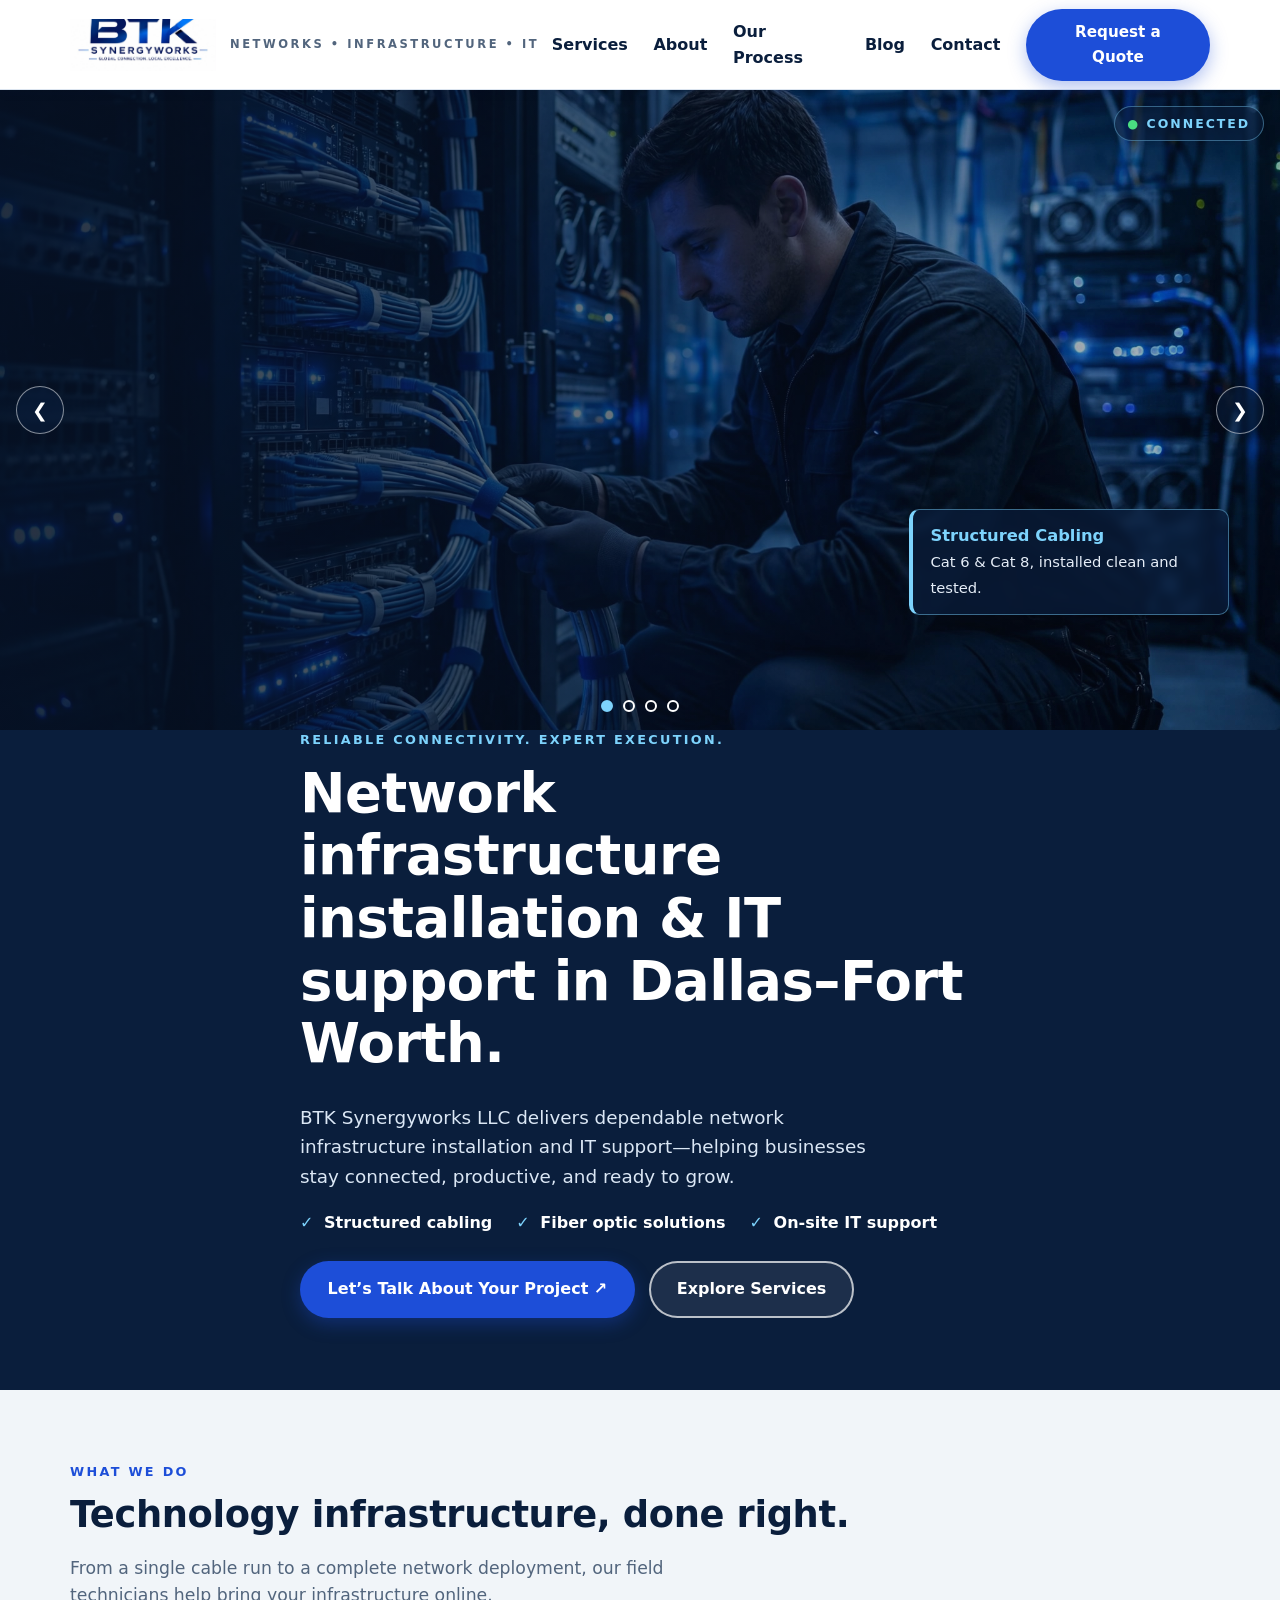
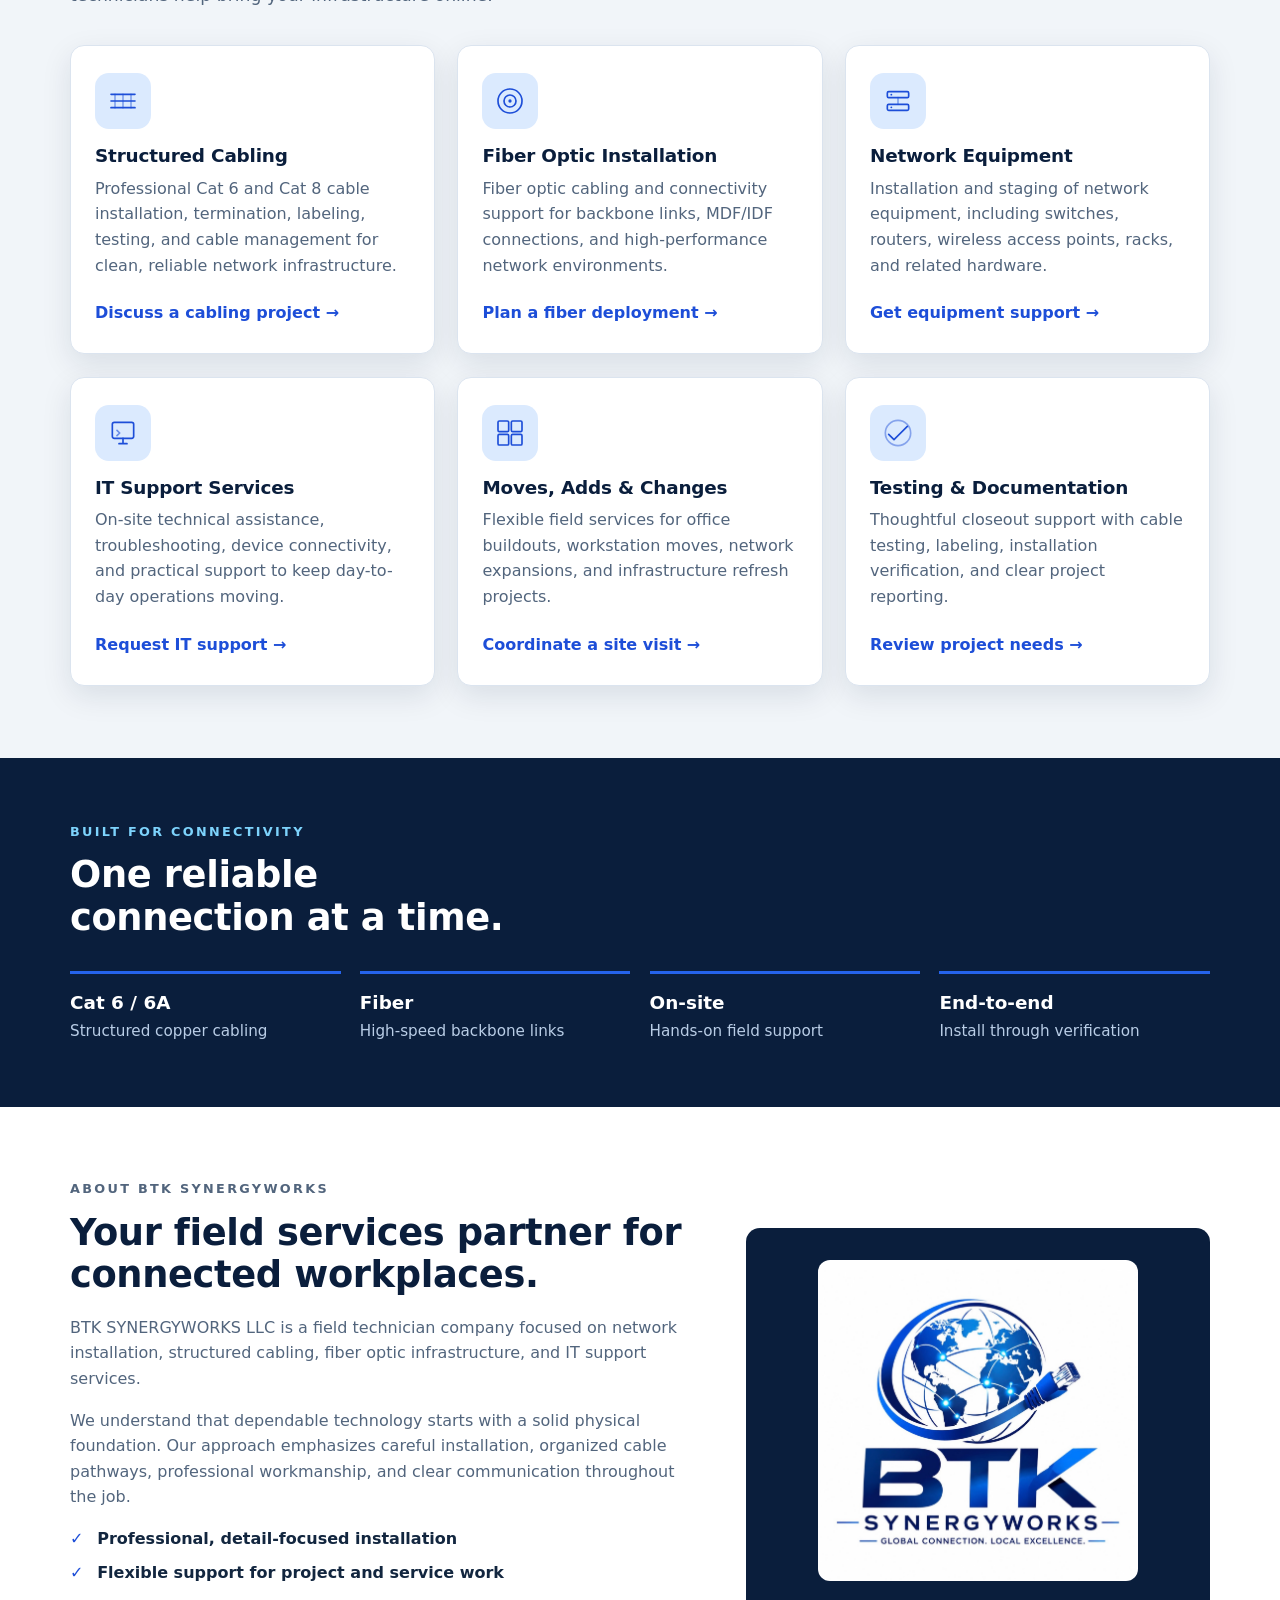
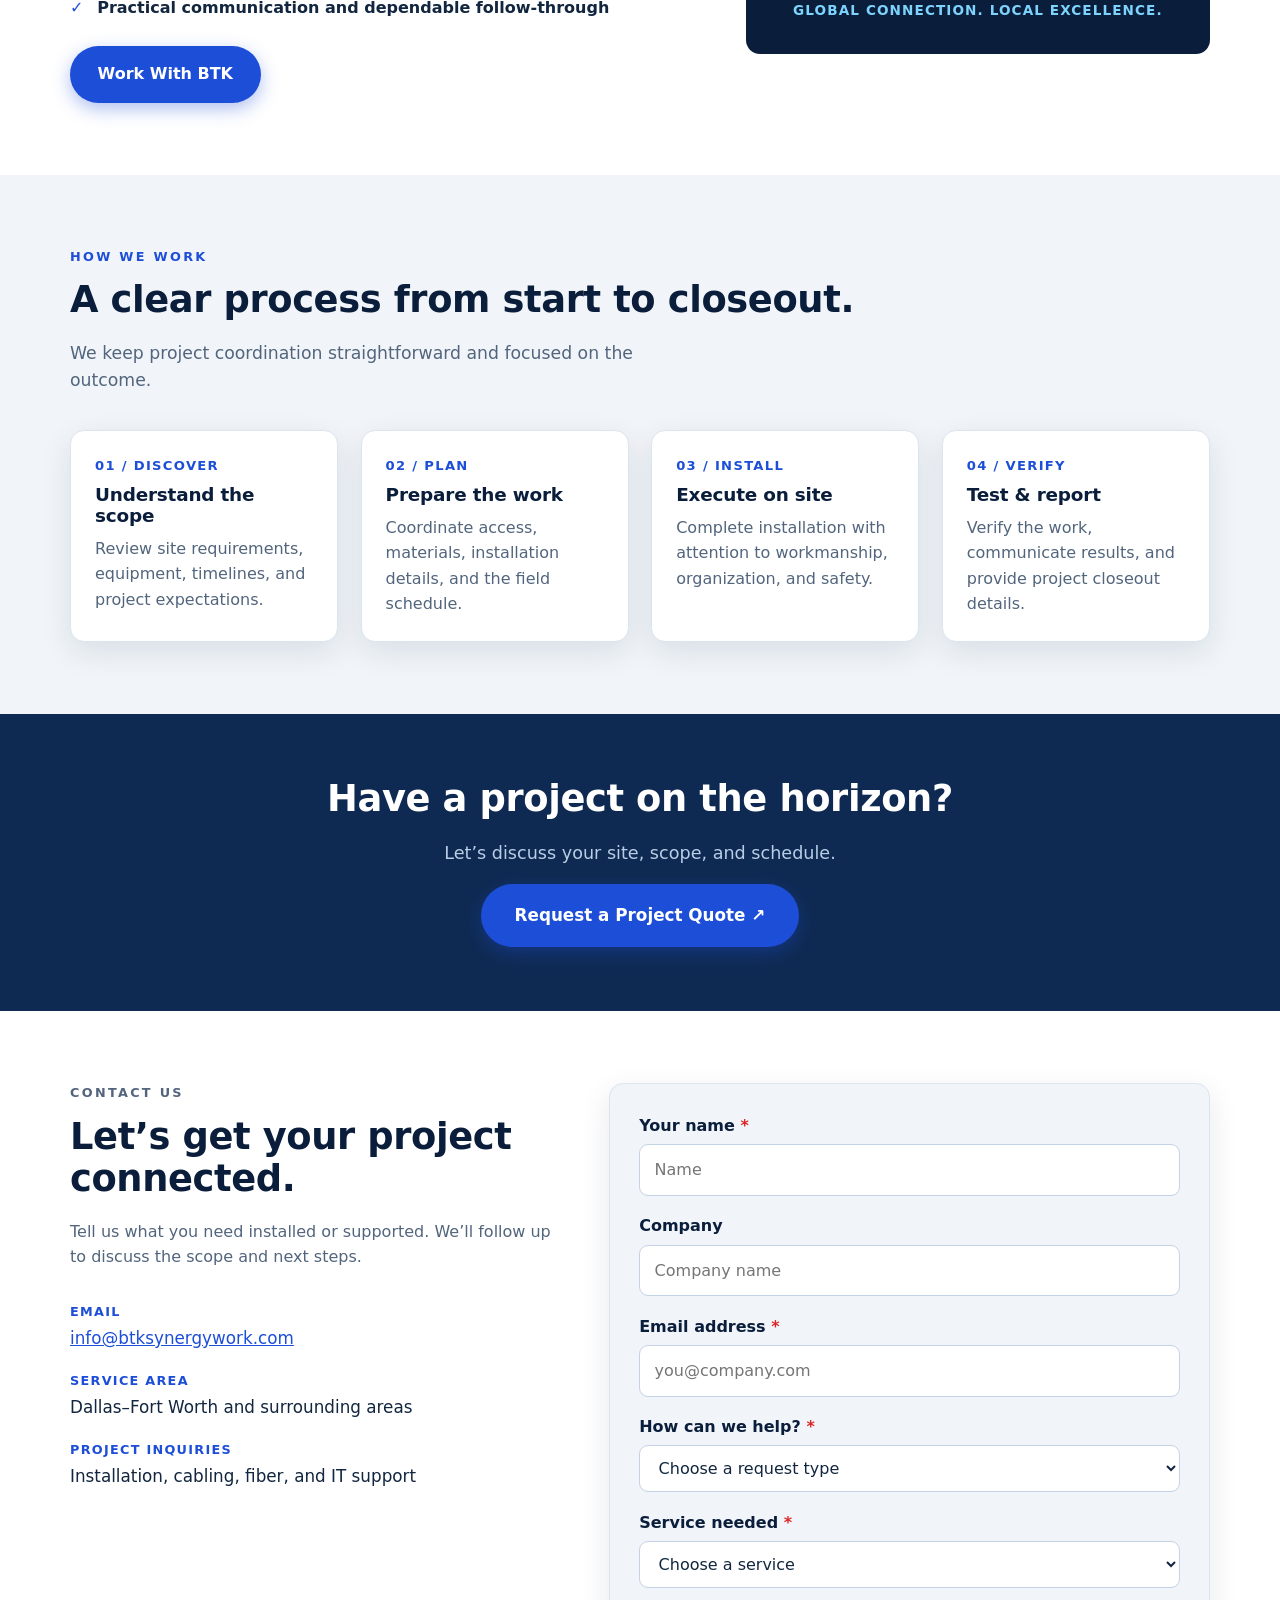
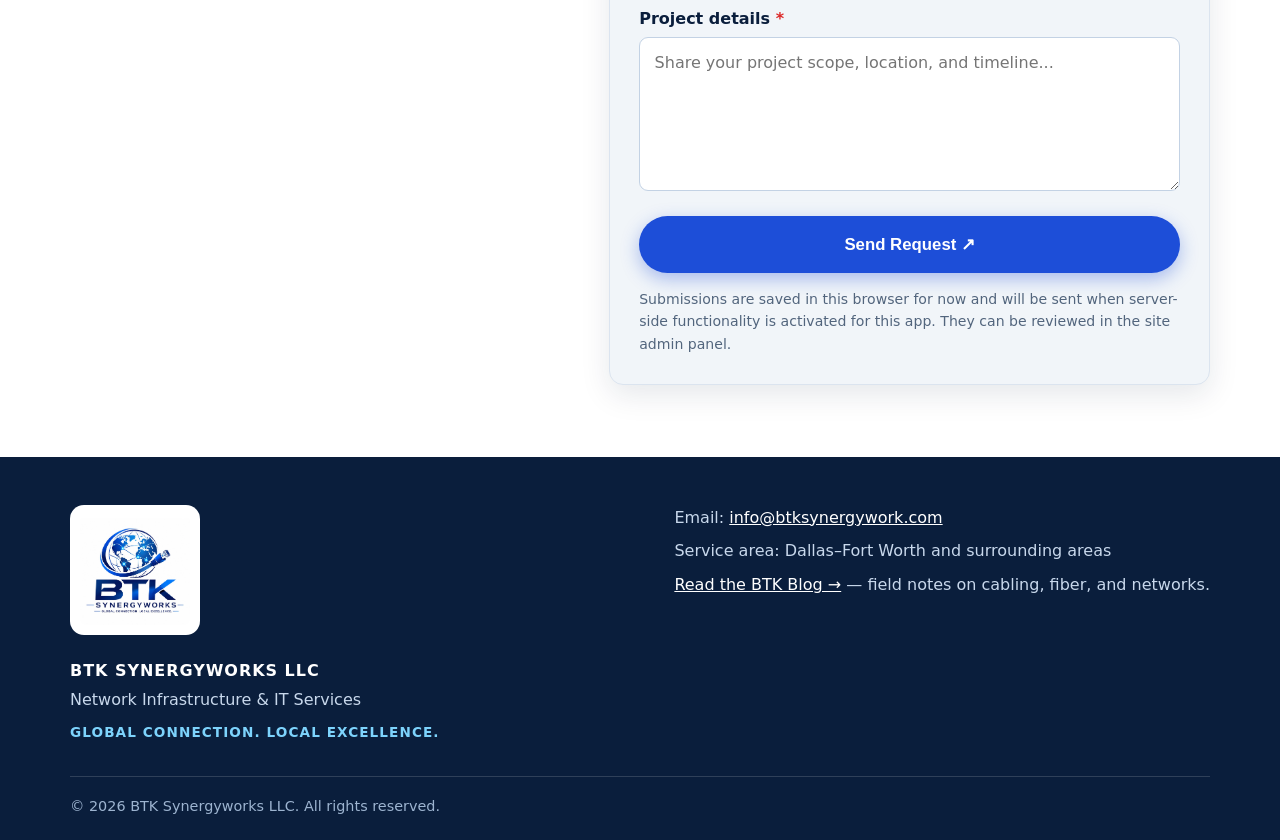
<file: index.html>
<!DOCTYPE html>
<html lang="en">
<head>
  <meta charset="UTF-8">
  <meta name="viewport" content="width=device-width, initial-scale=1.0">
  <title>BTK Synergyworks LLC | Network Infrastructure &amp; IT Services — Dallas–Fort Worth</title>
  <meta name="description" content="Network infrastructure installation and IT support in Dallas–Fort Worth: structured cabling, fiber optic installation, network equipment, and on-site IT support.">
  <link rel="canonical" href="https://btk-2m8c.onrender.com/">
  <meta name="robots" content="index, follow">
  <meta name="theme-color" content="#0a1e3c">
  <!-- Open Graph -->
  <meta property="og:type" content="website">
  <meta property="og:site_name" content="BTK Synergyworks LLC">
  <meta property="og:title" content="BTK Synergyworks LLC | Network Infrastructure &amp; IT Services">
  <meta property="og:description" content="Reliable connectivity. Expert execution. Structured cabling, fiber optic installation, network equipment, and on-site IT support for businesses in Dallas–Fort Worth.">
  <meta property="og:url" content="https://btk-2m8c.onrender.com/">
  <meta property="og:image" content="https://btk-2m8c.onrender.com/assets/btk-logo.jpg">
  <meta property="og:image:width" content="1290">
  <meta property="og:image:height" content="1291">
  <meta property="og:image:alt" content="BTK Synergyworks logo — globe with network nodes and an ethernet plug">
  <!-- Twitter -->
  <meta name="twitter:card" content="summary_large_image">
  <meta name="twitter:title" content="BTK Synergyworks LLC | Network Infrastructure &amp; IT Services">
  <meta name="twitter:description" content="Reliable connectivity. Expert execution. Structured cabling, fiber optic installation, network equipment, and on-site IT support for businesses in Dallas–Fort Worth.">
  <meta name="twitter:image" content="https://btk-2m8c.onrender.com/assets/btk-logo.jpg">
  <!-- Icons -->
  <link rel="icon" type="image/png" sizes="48x48" href="/assets/favicon.png">
  <link rel="apple-touch-icon" sizes="180x180" href="/assets/apple-touch-icon.png">
  <!-- Hero image preload (first carousel slide) -->
  <link rel="preload" as="image" href="/assets/hero-cabling.jpg">
  <link rel="stylesheet" href="/styles.css">
  <script type="application/ld+json">
  {
    "@context": "https://schema.org",
    "@type": "ProfessionalService",
    "name": "BTK Synergyworks LLC",
    "description": "Network infrastructure installation and IT support: structured cabling, fiber optic installation, network equipment installation, on-site IT support, moves/adds/changes, and testing & documentation.",
    "url": "https://btk-2m8c.onrender.com/",
    "email": "info@btksynergywork.com",
    "logo": "https://btk-2m8c.onrender.com/assets/btk-logo.jpg",
    "address": {
      "@type": "PostalAddress",
      "addressLocality": "Dallas–Fort Worth",
      "addressRegion": "TX",
      "addressCountry": "US"
    },
    "geo": {
      "@type": "GeoCoordinates",
      "latitude": 32.7767,
      "longitude": -96.7970
    },
    "areaServed": {
      "@type": "City",
      "name": "Dallas–Fort Worth"
    },
    "serviceType": [
      "Structured Cabling",
      "Fiber Optic Installation",
      "Network Equipment Installation",
      "IT Support Services",
      "Moves, Adds & Changes",
      "Testing & Documentation"
    ],
    "slogan": "Global Connection. Local Excellence."
  }
  </script>
</head>
<body>
  <a class="skip-link" href="#home">Skip to content</a>

  <!-- ============ HEADER ============ -->
  <header class="site-header" id="top">
    <div class="container header-inner">
      <a class="brand" href="#home" aria-label="BTK Synergyworks — back to top">
        <img src="/assets/btk-logo-header.png" alt="BTK Synergyworks — Global Connection. Local Excellence." width="258" height="92">
        <span class="brand-tagline">Networks &bull; Infrastructure &bull; IT</span>
      </a>
      <button class="nav-toggle" type="button" aria-expanded="false" aria-controls="main-nav" aria-label="Toggle navigation">
        <span></span><span></span><span></span>
      </button>
      <nav class="main-nav" id="main-nav" aria-label="Main navigation">
        <a href="#services">Services</a>
        <a href="#about">About</a>
        <a href="#process">Our Process</a>
        <a href="/blog/">Blog</a>
        <a href="#contact">Contact</a>
        <a class="btn btn-primary nav-cta" href="#contact">Request a Quote</a>
      </nav>
    </div>
  </header>

  <main>
  <!-- ============ HERO / CAROUSEL ============ -->
  <section class="hero" id="home" aria-label="Introduction">
    <div class="carousel" id="hero-carousel" aria-roledescription="carousel" aria-label="BTK Synergyworks services in pictures">
      <div class="carousel-track" id="carousel-track">
        <figure class="carousel-slide is-active" data-slide="0" aria-roledescription="slide" aria-label="1 of 4">
          <img src="/assets/hero-cabling.jpg" alt="Technician installing structured cabling in a modern data room" width="2048" height="1152" fetchpriority="high">
          <figcaption class="slide-callout">
            <strong>Structured Cabling</strong>
            <span>Cat 6 &amp; Cat 8, installed clean and tested.</span>
          </figcaption>
        </figure>
        <figure class="carousel-slide" data-slide="1" aria-roledescription="slide" aria-label="2 of 4">
          <img src="/assets/hero-fiber.jpg" alt="Glowing fiber optic cables with blue light streaks" width="2048" height="1152" loading="lazy">
          <figcaption class="slide-callout">
            <strong>Fiber Optic Installation</strong>
            <span>High-speed backbone links, done right.</span>
          </figcaption>
        </figure>
        <figure class="carousel-slide" data-slide="2" aria-roledescription="slide" aria-label="3 of 4">
          <img src="/assets/hero-racks.jpg" alt="Network server racks with blinking equipment" width="2048" height="1152" loading="lazy">
          <figcaption class="slide-callout">
            <strong>Network Equipment</strong>
            <span>Switches, routers &amp; access points, staged and installed.</span>
          </figcaption>
        </figure>
        <figure class="carousel-slide" data-slide="3" aria-roledescription="slide" aria-label="4 of 4">
          <img src="/assets/hero-support.jpg" alt="IT support technician helping a colleague at a workstation" width="1920" height="1080" loading="lazy">
          <figcaption class="slide-callout">
            <strong>IT Support Services</strong>
            <span>On-site help that keeps work moving.</span>
          </figcaption>
        </figure>
      </div>
      <button class="carousel-arrow carousel-prev" type="button" aria-label="Previous slide">&#10094;</button>
      <button class="carousel-arrow carousel-next" type="button" aria-label="Next slide">&#10095;</button>
      <div class="carousel-dots" role="tablist" aria-label="Choose slide">
        <button type="button" class="carousel-dot is-active" role="tab" aria-selected="true" aria-label="Slide 1: Structured Cabling" data-slide="0"></button>
        <button type="button" class="carousel-dot" role="tab" aria-selected="false" aria-label="Slide 2: Fiber Optic Installation" data-slide="1"></button>
        <button type="button" class="carousel-dot" role="tab" aria-selected="false" aria-label="Slide 3: Network Equipment" data-slide="2"></button>
        <button type="button" class="carousel-dot" role="tab" aria-selected="false" aria-label="Slide 4: IT Support Services" data-slide="3"></button>
      </div>
      <div class="carousel-status" aria-live="polite">
        <span class="connected-dot" aria-hidden="true">&#9679;</span> CONNECTED
      </div>
    </div>

    <div class="hero-content container">
      <p class="eyebrow eyebrow-light">Reliable connectivity. Expert execution.</p>
      <h1>Network infrastructure installation &amp; IT support in Dallas–Fort Worth.</h1>
      <p class="hero-intro">BTK Synergyworks LLC delivers dependable network infrastructure installation and IT support&mdash;helping businesses stay connected, productive, and ready to grow.</p>
      <ul class="hero-checklist">
        <li>Structured cabling</li>
        <li>Fiber optic solutions</li>
        <li>On-site IT support</li>
      </ul>
      <div class="hero-actions">
        <a class="btn btn-primary" href="#contact">Let&rsquo;s Talk About Your Project &#8599;</a>
        <a class="btn btn-ghost" href="#services">Explore Services</a>
      </div>
    </div>
  </section>

  <!-- ============ SERVICES ============ -->
  <section class="section services" id="services" aria-labelledby="services-heading">
    <div class="container">
      <p class="eyebrow">What we do</p>
      <h2 id="services-heading">Technology infrastructure, done right.</h2>
      <p class="section-intro">From a single cable run to a complete network deployment, our field technicians help bring your infrastructure online.</p>

      <div class="service-grid">
        <article class="service-card">
          <div class="service-icon" aria-hidden="true">
            <svg viewBox="0 0 48 48" fill="none" stroke="currentColor" stroke-width="2.5" stroke-linecap="round" stroke-linejoin="round"><path d="M6 14h36M6 24h36M6 34h36"/><path d="M12 14v20M24 14v20M36 14v20" opacity=".45"/></svg>
          </div>
          <h3>Structured Cabling</h3>
          <p>Professional Cat 6 and Cat 8 cable installation, termination, labeling, testing, and cable management for clean, reliable network infrastructure.</p>
          <a class="text-link" href="#contact">Discuss a cabling project &rarr;</a>
        </article>

        <article class="service-card">
          <div class="service-icon" aria-hidden="true">
            <svg viewBox="0 0 48 48" fill="none" stroke="currentColor" stroke-width="2.5" stroke-linecap="round" stroke-linejoin="round"><circle cx="24" cy="24" r="18"/><circle cx="24" cy="24" r="9"/><circle cx="24" cy="24" r="2.5" fill="currentColor" stroke="none"/></svg>
          </div>
          <h3>Fiber Optic Installation</h3>
          <p>Fiber optic cabling and connectivity support for backbone links, MDF/IDF connections, and high-performance network environments.</p>
          <a class="text-link" href="#contact">Plan a fiber deployment &rarr;</a>
        </article>

        <article class="service-card">
          <div class="service-icon" aria-hidden="true">
            <svg viewBox="0 0 48 48" fill="none" stroke="currentColor" stroke-width="2.5" stroke-linecap="round" stroke-linejoin="round"><rect x="8" y="10" width="32" height="9" rx="2"/><rect x="8" y="29" width="32" height="9" rx="2"/><circle cx="14" cy="14.5" r="1.4" fill="currentColor" stroke="none"/><circle cx="14" cy="33.5" r="1.4" fill="currentColor" stroke="none"/><path d="M24 19v10" opacity=".45"/></svg>
          </div>
          <h3>Network Equipment</h3>
          <p>Installation and staging of network equipment, including switches, routers, wireless access points, racks, and related hardware.</p>
          <a class="text-link" href="#contact">Get equipment support &rarr;</a>
        </article>

        <article class="service-card">
          <div class="service-icon" aria-hidden="true">
            <svg viewBox="0 0 48 48" fill="none" stroke="currentColor" stroke-width="2.5" stroke-linecap="round" stroke-linejoin="round"><rect x="8" y="8" width="32" height="24" rx="3"/><path d="M18 40h12M24 32v8"/><path d="M15 20l4 4-4 4" opacity=".6"/></svg>
          </div>
          <h3>IT Support Services</h3>
          <p>On-site technical assistance, troubleshooting, device connectivity, and practical support to keep day-to-day operations moving.</p>
          <a class="text-link" href="#contact">Request IT support &rarr;</a>
        </article>

        <article class="service-card">
          <div class="service-icon" aria-hidden="true">
            <svg viewBox="0 0 48 48" fill="none" stroke="currentColor" stroke-width="2.5" stroke-linecap="round" stroke-linejoin="round"><rect x="6" y="6" width="16" height="16" rx="2"/><rect x="26" y="6" width="16" height="16" rx="2"/><rect x="6" y="26" width="16" height="16" rx="2"/><rect x="26" y="26" width="16" height="16" rx="2"/></svg>
          </div>
          <h3>Moves, Adds &amp; Changes</h3>
          <p>Flexible field services for office buildouts, workstation moves, network expansions, and infrastructure refresh projects.</p>
          <a class="text-link" href="#contact">Coordinate a site visit &rarr;</a>
        </article>

        <article class="service-card">
          <div class="service-icon" aria-hidden="true">
            <svg viewBox="0 0 48 48" fill="none" stroke="currentColor" stroke-width="2.5" stroke-linecap="round" stroke-linejoin="round"><path d="M10 26l8 8 20-20"/><circle cx="24" cy="24" r="19" opacity=".45"/></svg>
          </div>
          <h3>Testing &amp; Documentation</h3>
          <p>Thoughtful closeout support with cable testing, labeling, installation verification, and clear project reporting.</p>
          <a class="text-link" href="#contact">Review project needs &rarr;</a>
        </article>
      </div>
    </div>
  </section>

  <!-- ============ FEATURE STRIP ============ -->
  <section class="feature-strip" aria-label="Built for connectivity">
    <div class="container">
      <p class="eyebrow eyebrow-light">Built for connectivity</p>
      <h2>One reliable<br>connection at a time.</h2>
      <ul class="feature-list">
        <li><strong>Cat 6 / 6A</strong><span>Structured copper cabling</span></li>
        <li><strong>Fiber</strong><span>High-speed backbone links</span></li>
        <li><strong>On-site</strong><span>Hands-on field support</span></li>
        <li><strong>End-to-end</strong><span>Install through verification</span></li>
      </ul>
    </div>
  </section>

  <!-- ============ ABOUT ============ -->
  <section class="section about" id="about" aria-labelledby="about-heading">
    <div class="container about-grid">
      <div class="about-copy">
        <p class="eyebrow">About BTK Synergyworks</p>
        <h2 id="about-heading">Your field services partner for connected workplaces.</h2>
        <p>BTK SYNERGYWORKS LLC is a field technician company focused on network installation, structured cabling, fiber optic infrastructure, and IT support services.</p>
        <p>We understand that dependable technology starts with a solid physical foundation. Our approach emphasizes careful installation, organized cable pathways, professional workmanship, and clear communication throughout the job.</p>
        <ul class="check-list">
          <li>Professional, detail-focused installation</li>
          <li>Flexible support for project and service work</li>
          <li>Practical communication and dependable follow-through</li>
        </ul>
        <a class="btn btn-primary" href="#contact">Work With BTK</a>
      </div>
      <div class="about-visual" aria-hidden="true">
        <img class="about-logo" src="/assets/btk-logo.jpg" alt="" width="516" height="516">
        <p class="about-motto">Global Connection. Local Excellence.</p>
      </div>
    </div>
  </section>

  <!-- ============ PROCESS ============ -->
  <section class="section process" id="process" aria-labelledby="process-heading">
    <div class="container">
      <p class="eyebrow">How we work</p>
      <h2 id="process-heading">A clear process from start to closeout.</h2>
      <p class="section-intro">We keep project coordination straightforward and focused on the outcome.</p>
      <ol class="process-steps">
        <li>
          <p class="step-no">01 / Discover</p>
          <h3>Understand the scope</h3>
          <p>Review site requirements, equipment, timelines, and project expectations.</p>
        </li>
        <li>
          <p class="step-no">02 / Plan</p>
          <h3>Prepare the work</h3>
          <p>Coordinate access, materials, installation details, and the field schedule.</p>
        </li>
        <li>
          <p class="step-no">03 / Install</p>
          <h3>Execute on site</h3>
          <p>Complete installation with attention to workmanship, organization, and safety.</p>
        </li>
        <li>
          <p class="step-no">04 / Verify</p>
          <h3>Test &amp; report</h3>
          <p>Verify the work, communicate results, and provide project closeout details.</p>
        </li>
      </ol>
    </div>
  </section>

  <!-- ============ QUOTE BANNER ============ -->
  <section class="quote-banner" aria-label="Request a project quote">
    <div class="container">
      <h2>Have a project on the horizon?</h2>
      <p>Let&rsquo;s discuss your site, scope, and schedule.</p>
      <a class="btn btn-primary btn-large" href="#contact">Request a Project Quote &#8599;</a>
    </div>
  </section>

  <!-- ============ CONTACT ============ -->
  <section class="section contact" id="contact" aria-labelledby="contact-heading">
    <div class="container contact-grid">
      <div class="contact-copy">
        <p class="eyebrow">Contact us</p>
        <h2 id="contact-heading">Let&rsquo;s get your project connected.</h2>
        <p>Tell us what you need installed or supported. We&rsquo;ll follow up to discuss the scope and next steps.</p>
        <dl class="contact-info">
          <div>
            <dt>Email</dt>
            <dd><a href="mailto:info@btksynergywork.com">info@btksynergywork.com</a></dd>
          </div>
          <div>
            <dt>Service area</dt>
            <dd>Dallas&ndash;Fort Worth and surrounding areas</dd>
          </div>
          <div>
            <dt>Project inquiries</dt>
            <dd>Installation, cabling, fiber, and IT support</dd>
          </div>
        </dl>
      </div>

      <div class="form-wrap">
        <!-- Submission popup: appears above the form after a successful submit -->
        <div class="submit-popup" id="submit-popup" role="dialog" aria-modal="false" aria-labelledby="submit-popup-title" hidden>
          <div class="submit-popup-card">
            <button class="popup-close" type="button" id="popup-close" aria-label="Close">&times;</button>
            <h3 id="submit-popup-title">Request received</h3>
            <p class="popup-note">This is what will be submitted when server-side functionality is activated for this app.</p>
            <dl class="popup-summary" id="popup-summary"></dl>
          </div>
        </div>

        <form id="contact-form" novalidate>
          <div class="field">
            <label for="f-name">Your name <span class="required" aria-hidden="true">*</span></label>
            <input type="text" id="f-name" name="name" placeholder="Name" required autocomplete="name">
            <p class="field-error" id="err-name" hidden>Please enter your name.</p>
          </div>
          <div class="field">
            <label for="f-company">Company</label>
            <input type="text" id="f-company" name="company" placeholder="Company name" autocomplete="organization">
          </div>
          <div class="field">
            <label for="f-email">Email address <span class="required" aria-hidden="true">*</span></label>
            <input type="email" id="f-email" name="email" placeholder="you@company.com" required autocomplete="email">
            <p class="field-error" id="err-email" hidden>Please enter a valid email address.</p>
          </div>
          <div class="field">
            <label for="f-type">How can we help? <span class="required" aria-hidden="true">*</span></label>
            <select id="f-type" name="requestType" required>
              <option value="" disabled selected>Choose a request type</option>
              <option value="Request a quote">Request a quote</option>
              <option value="Project inquiry">Project inquiry</option>
            </select>
            <p class="field-error" id="err-type" hidden>Please choose a request type.</p>
          </div>
          <div class="field">
            <label for="f-service">Service needed <span class="required" aria-hidden="true">*</span></label>
            <select id="f-service" name="service" required>
              <option value="" disabled selected>Choose a service</option>
              <option value="Structured cabling">Structured cabling</option>
              <option value="Fiber optic installation">Fiber optic installation</option>
              <option value="Network equipment installation">Network equipment installation</option>
              <option value="IT support">IT support</option>
              <option value="Other / multiple services">Other / multiple services</option>
            </select>
            <p class="field-error" id="err-service" hidden>Please choose a service.</p>
          </div>
          <div class="field">
            <label for="f-details">Project details <span class="required" aria-hidden="true">*</span></label>
            <textarea id="f-details" name="details" rows="5" placeholder="Share your project scope, location, and timeline..." required></textarea>
            <p class="field-error" id="err-details" hidden>Please share a few project details.</p>
          </div>
          <button class="btn btn-primary btn-large btn-block" type="submit">Send Request &#8599;</button>
          <p class="form-note">Submissions are saved in this browser for now and will be sent when server-side functionality is activated for this app. They can be reviewed in the site admin panel.</p>
        </form>
      </div>
    </div>
  </section>
  </main>

  <!-- ============ FOOTER ============ -->
  <footer class="site-footer">
    <div class="container footer-inner">
      <div class="footer-brand">
        <span class="footer-logo-tile"><img src="/assets/btk-logo.jpg" alt="BTK Synergyworks logo" width="120" height="120"></span>
        <p class="footer-name">BTK SYNERGYWORKS LLC</p>
        <p class="footer-tag">Network Infrastructure &amp; IT Services</p>
        <p class="footer-motto">Global Connection. Local Excellence.</p>
      </div>
      <div class="footer-contact">
        <p>Email: <a href="mailto:info@btksynergywork.com">info@btksynergywork.com</a></p>
        <p>Service area: Dallas&ndash;Fort Worth and surrounding areas</p>
        <p><a href="/blog/">Read the BTK Blog &rarr;</a> — field notes on cabling, fiber, and networks.</p>
      </div>
    </div>
    <div class="container footer-legal">
      <p>&copy; 2026 BTK Synergyworks LLC. All rights reserved.</p>
    </div>
  </footer>

  <script src="/main.js" defer></script>
</body>
</html>
</file>
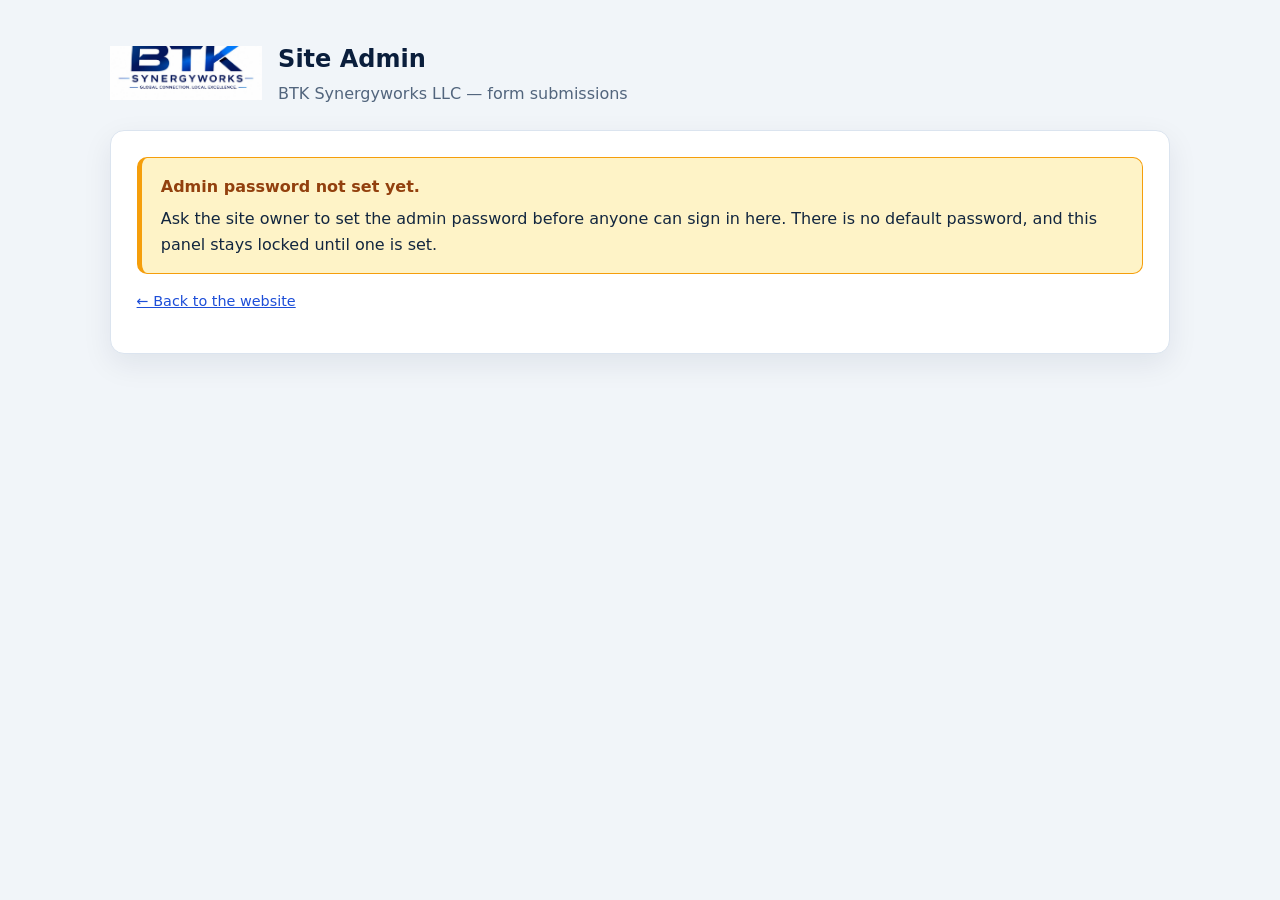
<file: admini/index.html>
<!DOCTYPE html>
<html lang="en">
<head>
  <meta charset="UTF-8">
  <meta name="viewport" content="width=device-width, initial-scale=1.0">
  <title>Admin — BTK Synergyworks LLC</title>
  <meta name="description" content="BTK Synergyworks site admin: review form submissions.">
  <meta name="robots" content="noindex, nofollow">
  <link rel="icon" type="image/png" sizes="48x48" href="/assets/favicon.png">
  <link rel="apple-touch-icon" sizes="180x180" href="/assets/apple-touch-icon.png">
  <style>
    :root {
      --navy: #0a1e3c; --royal: #1d4ed8; --royal-2: #2563eb; --sky: #7dd3fc;
      --ink: #12263f; --muted: #52657d; --page: #f1f5f9; --line: #dbe4ef;
      --danger: #b91c1c; --ok: #15803d;
    }
    * { box-sizing: border-box; }
    body { margin: 0; font-family: "Segoe UI", system-ui, -apple-system, Arial, sans-serif; color: var(--ink); background: var(--page); line-height: 1.6; }
    .wrap { width: min(1060px, 94%); margin: 0 auto; padding: 2.5rem 0 3rem; }
    header.admin-head { display: flex; align-items: center; gap: 1rem; margin-bottom: 1.5rem; }
    header.admin-head img { height: 54px; width: auto; }
    h1 { font-size: 1.5rem; color: var(--navy); margin: 0; }
    .sub { color: var(--muted); margin: 0.15rem 0 0; }
    a { color: var(--royal); }
    .card { background: #fff; border: 1px solid var(--line); border-radius: 14px; padding: 1.6rem; box-shadow: 0 10px 30px rgba(10,30,60,.08); }
    .notice { background: #fef3c7; border: 1px solid #f59e0b; border-left: 5px solid #f59e0b; border-radius: 10px; padding: 1rem 1.2rem; }
    .notice strong { color: #92400e; }
    label { display: block; font-weight: 700; margin-bottom: 0.35rem; color: var(--navy); }
    input[type="password"], input[type="search"], select {
      width: 100%; padding: 0.7rem 0.9rem; border: 1.5px solid #c3d2e4; border-radius: 9px; font: inherit; background: #fff;
    }
    input:focus, select:focus { outline: none; border-color: var(--royal); box-shadow: 0 0 0 3px rgba(29,78,216,.18); }
    .btn { display: inline-block; padding: 0.7rem 1.4rem; border-radius: 999px; font-weight: 700; font-size: 0.95rem; border: 2px solid transparent; cursor: pointer; background: var(--royal); color: #fff; text-decoration: none; }
    .btn:hover { background: var(--royal-2); }
    .btn-ghost { background: #fff; color: var(--royal); border-color: var(--royal); }
    .btn-danger { background: #fff; color: var(--danger); border-color: var(--danger); padding: 0.35rem 0.8rem; font-size: 0.85rem; }
    .btn-small { padding: 0.35rem 0.8rem; font-size: 0.85rem; }
    .error { color: var(--danger); font-weight: 600; margin: 0.6rem 0 0; }
    .toolbar { display: flex; flex-wrap: wrap; gap: 0.8rem; align-items: end; margin: 1.2rem 0; }
    .toolbar .grow { flex: 1; min-width: 200px; }
    .toolbar label { font-size: 0.85rem; }
    .hint { font-size: 0.9rem; color: var(--muted); }
    .count { font-weight: 700; color: var(--navy); }
    table { width: 100%; border-collapse: collapse; font-size: 0.95rem; }
    th, td { text-align: left; padding: 0.65rem 0.6rem; border-bottom: 1px solid var(--line); vertical-align: top; }
    th { color: var(--navy); font-size: 0.85rem; text-transform: uppercase; letter-spacing: 0.06em; }
    tr:hover td { background: #f8fafc; }
    .badge { display: inline-block; padding: 0.1rem 0.6rem; border-radius: 999px; font-size: 0.8rem; font-weight: 700; }
    .badge-new { background: #dbeafe; color: #1e40af; }
    .badge-contacted { background: #dcfce7; color: #166534; }
    .details-cell { max-width: 260px; overflow-wrap: anywhere; }
    .details-full { white-space: pre-wrap; background: var(--page); border-radius: 8px; padding: 0.7rem 0.9rem; margin-top: 0.4rem; }
    .row-actions { white-space: nowrap; }
    .row-actions .btn { margin: 0 0.15rem 0.25rem 0; }
    .empty { text-align: center; color: var(--muted); padding: 2rem 0; }
    .logout-row { display: flex; justify-content: space-between; align-items: center; flex-wrap: wrap; gap: 0.8rem; }
    @media (max-width: 760px) {
      .details-cell { max-width: none; }
      table, thead, tbody, th, td, tr { display: block; }
      thead { display: none; }
      tr { border-bottom: 2px solid var(--line); padding: 0.4rem 0; }
      td { border-bottom: none; padding: 0.35rem 0.6rem; }
      td::before { content: attr(data-label); display: block; font-size: 0.78rem; font-weight: 700; text-transform: uppercase; letter-spacing: 0.06em; color: var(--muted); }
    }
  </style>
</head>
<body>
  <div class="wrap">
    <header class="admin-head">
      <img src="/assets/btk-logo-header.png" alt="BTK Synergyworks">
      <div>
        <h1>Site Admin</h1>
        <p class="sub">BTK Synergyworks LLC — form submissions</p>
      </div>
    </header>

    <!-- Shown only while no admin password has been set -->
    <div class="card" id="not-set-box" hidden>
      <div class="notice">
        <strong>Admin password not set yet.</strong>
        <p style="margin:.4rem 0 0">Ask the site owner to set the admin password before anyone can sign in here. There is no default password, and this panel stays locked until one is set.</p>
      </div>
      <p class="hint" style="margin-top:1rem"><a href="/">&larr; Back to the website</a></p>
    </div>

    <!-- Login -->
    <div class="card" id="login-box" hidden>
      <form id="login-form">
        <label for="admin-password">Admin password</label>
        <input type="password" id="admin-password" autocomplete="current-password" required>
        <p class="error" id="login-error" hidden>Incorrect password. Please try again.</p>
        <p style="margin-top:1rem"><button class="btn" type="submit">Sign in</button></p>
      </form>
      <p class="hint"><a href="/">&larr; Back to the website</a></p>
    </div>

    <!-- Submissions -->
    <div id="panel" hidden>
      <div class="logout-row">
        <p class="hint" style="margin:0">Submissions are stored in <strong>this browser only</strong> until server-side functionality is activated for this app. Submissions made on another device or browser will not appear here yet.</p>
        <button class="btn btn-ghost btn-small" type="button" id="logout-btn">Sign out</button>
      </div>

      <div class="toolbar">
        <div class="grow">
          <label for="search-box">Search submissions</label>
          <input type="search" id="search-box" placeholder="Name, email, company, service, or details...">
        </div>
        <div>
          <label for="status-filter">Status</label>
          <select id="status-filter">
            <option value="all">All</option>
            <option value="new">New</option>
            <option value="contacted">Contacted</option>
          </select>
        </div>
        <div>
          <button class="btn btn-ghost" type="button" id="export-btn">Export CSV</button>
        </div>
      </div>

      <div class="card" style="padding:0.4rem 1rem; overflow-x:auto">
        <p><span class="count" id="result-count">0 submissions</span></p>
        <table id="subs-table">
          <thead>
            <tr>
              <th>Date</th>
              <th>Name</th>
              <th>Company</th>
              <th>Email</th>
              <th>Request type</th>
              <th>Service</th>
              <th>Details</th>
              <th>Status</th>
              <th>Actions</th>
            </tr>
          </thead>
          <tbody id="subs-body"></tbody>
        </table>
        <p class="empty" id="empty-state" hidden>No submissions yet. New contact and quote requests will appear here.</p>
      </div>
      <p class="hint" style="margin-top:1rem"><a href="/">&larr; Back to the website</a></p>
    </div>
  </div>

  <script>
  (function () {
    "use strict";

    /* ============================================================
       ADMIN PASSWORD — set this to the SHA-256 hex hash of the
       chosen password once Yemi provides it. While it is empty,
       the panel stays locked with a "not set yet" notice.
       Never store or compare a plaintext password here.
       ============================================================ */
    var ADMIN_PASSWORD_HASH = "";

    var STORAGE_KEY = "btk_submissions";
    var SESSION_KEY = "btk_admin_session";

    var notSetBox = document.getElementById("not-set-box");
    var loginBox = document.getElementById("login-box");
    var loginForm = document.getElementById("login-form");
    var loginError = document.getElementById("login-error");
    var panel = document.getElementById("panel");
    var subsBody = document.getElementById("subs-body");
    var emptyState = document.getElementById("empty-state");
    var resultCount = document.getElementById("result-count");
    var searchBox = document.getElementById("search-box");
    var statusFilter = document.getElementById("status-filter");

    function sha256Hex(text) {
      var data = new TextEncoder().encode(text);
      return window.crypto.subtle.digest("SHA-256", data).then(function (buf) {
        return Array.prototype.map.call(new Uint8Array(buf), function (b) {
          return ("0" + b.toString(16)).slice(-2);
        }).join("");
      });
    }

    function loadSubmissions() {
      try {
        var list = JSON.parse(window.localStorage.getItem(STORAGE_KEY) || "[]");
        return Array.isArray(list) ? list : [];
      } catch (e) {
        return [];
      }
    }

    function saveSubmissions(list) {
      window.localStorage.setItem(STORAGE_KEY, JSON.stringify(list));
    }

    function escapeHtml(s) {
      return String(s == null ? "" : s)
        .replace(/&/g, "&amp;").replace(/</g, "&lt;").replace(/>/g, "&gt;")
        .replace(/"/g, "&quot;").replace(/'/g, "&#39;");
    }

    function fmtDate(iso) {
      try { return new Date(iso).toLocaleString(); } catch (e) { return iso || ""; }
    }

    function render() {
      var list = loadSubmissions();
      var q = (searchBox.value || "").toLowerCase();
      var status = statusFilter.value;
      var shown = list.filter(function (s) {
        if (status !== "all" && s.status !== status) return false;
        if (!q) return true;
        return [s.name, s.company, s.email, s.requestType, s.service, s.details]
          .join(" ").toLowerCase().indexOf(q) !== -1;
      });
      resultCount.textContent = shown.length + (shown.length === 1 ? " submission" : " submissions") +
        " (" + list.length + " total)";
      subsBody.innerHTML = "";
      emptyState.hidden = shown.length !== 0;
      shown.forEach(function (s) {
        var tr = document.createElement("tr");

        function cell(label, html) {
          var td = document.createElement("td");
          td.setAttribute("data-label", label);
          td.innerHTML = html;
          return td;
        }
        tr.appendChild(cell("Date", escapeHtml(fmtDate(s.date))));
        tr.appendChild(cell("Name", escapeHtml(s.name)));
        tr.appendChild(cell("Company", escapeHtml(s.company || "—")));
        tr.appendChild(cell("Email", '<a href="mailto:' + escapeHtml(s.email) + '">' + escapeHtml(s.email) + "</a>"));
        tr.appendChild(cell("Request type", escapeHtml(s.requestType)));
        tr.appendChild(cell("Service", escapeHtml(s.service)));

        var detailsTd = document.createElement("td");
        detailsTd.setAttribute("data-label", "Details");
        detailsTd.className = "details-cell";
        var short = document.createElement("span");
        short.textContent = (s.details || "").length > 90 ? s.details.slice(0, 90) + "…" : (s.details || "");
        detailsTd.appendChild(short);
        if ((s.details || "").length > 90) {
          var toggle = document.createElement("button");
          toggle.type = "button";
          toggle.className = "btn btn-ghost btn-small";
          toggle.textContent = "Show full details";
          toggle.style.marginLeft = "0.4rem";
          var full = document.createElement("div");
          full.className = "details-full";
          full.textContent = s.details;
          full.hidden = true;
          toggle.addEventListener("click", function () {
            full.hidden = !full.hidden;
            toggle.textContent = full.hidden ? "Show full details" : "Hide details";
          });
          detailsTd.appendChild(toggle);
          detailsTd.appendChild(full);
        }
        tr.appendChild(detailsTd);

        var badge = document.createElement("span");
        badge.className = "badge " + (s.status === "contacted" ? "badge-contacted" : "badge-new");
        badge.textContent = s.status === "contacted" ? "Contacted" : "New";
        var statusTd = document.createElement("td");
        statusTd.setAttribute("data-label", "Status");
        statusTd.appendChild(badge);
        tr.appendChild(statusTd);

        var actTd = document.createElement("td");
        actTd.setAttribute("data-label", "Actions");
        actTd.className = "row-actions";
        var markBtn = document.createElement("button");
        markBtn.type = "button";
        markBtn.className = "btn btn-small";
        markBtn.textContent = s.status === "contacted" ? "Mark as New" : "Mark as Contacted";
        markBtn.addEventListener("click", function () {
          var all = loadSubmissions();
          var item = all.find(function (x) { return x.id === s.id; });
          if (item) {
            item.status = item.status === "contacted" ? "new" : "contacted";
            saveSubmissions(all);
            render();
          }
        });
        var delBtn = document.createElement("button");
        delBtn.type = "button";
        delBtn.className = "btn btn-danger";
        delBtn.textContent = "Delete";
        delBtn.addEventListener("click", function () {
          if (window.confirm("Delete this submission? This cannot be undone.")) {
            saveSubmissions(loadSubmissions().filter(function (x) { return x.id !== s.id; }));
            render();
          }
        });
        actTd.appendChild(markBtn);
        actTd.appendChild(delBtn);
        tr.appendChild(actTd);

        subsBody.appendChild(tr);
      });
    }

    function exportCsv() {
      var list = loadSubmissions();
      var header = ["Date", "Name", "Company", "Email", "Request type", "Service", "Details", "Status"];
      function csvCell(v) {
        return '"' + String(v == null ? "" : v).replace(/"/g, '""') + '"';
      }
      var lines = [header.map(csvCell).join(",")];
      list.forEach(function (s) {
        lines.push([fmtDate(s.date), s.name, s.company || "", s.email, s.requestType, s.service, s.details, s.status].map(csvCell).join(","));
      });
      var blob = new Blob([lines.join("\r\n")], { type: "text/csv" });
      var a = document.createElement("a");
      a.href = URL.createObjectURL(blob);
      a.download = "btk-submissions.csv";
      document.body.appendChild(a);
      a.click();
      a.remove();
    }

    function showPanel() {
      loginBox.hidden = true;
      notSetBox.hidden = true;
      panel.hidden = false;
      render();
    }

    document.getElementById("export-btn").addEventListener("click", exportCsv);
    searchBox.addEventListener("input", render);
    statusFilter.addEventListener("change", render);
    document.getElementById("logout-btn").addEventListener("click", function () {
      try { window.sessionStorage.removeItem(SESSION_KEY); } catch (e) {}
      panel.hidden = true;
      loginBox.hidden = false;
      document.getElementById("admin-password").value = "";
      document.getElementById("admin-password").focus();
    });

    loginForm.addEventListener("submit", function (e) {
      e.preventDefault();
      var pw = document.getElementById("admin-password").value;
      if (!ADMIN_PASSWORD_HASH) {
        loginError.hidden = false;
        loginError.textContent = "Admin password is not set yet. Ask the site owner to set it.";
        return;
      }
      sha256Hex(pw).then(function (hash) {
        if (hash === ADMIN_PASSWORD_HASH.toLowerCase()) {
          try { window.sessionStorage.setItem(SESSION_KEY, "1"); } catch (err) {}
          loginError.hidden = true;
          showPanel();
        } else {
          loginError.hidden = false;
          loginError.textContent = "Incorrect password. Please try again.";
          document.getElementById("admin-password").select();
        }
      }).catch(function () {
        loginError.hidden = false;
        loginError.textContent = "Your browser could not check the password. Please try a modern browser.";
      });
    });

    // Boot: locked until a password hash is set.
    if (!ADMIN_PASSWORD_HASH) {
      notSetBox.hidden = false;
    } else if (window.sessionStorage.getItem(SESSION_KEY) === "1") {
      showPanel();
    } else {
      loginBox.hidden = false;
    }
  })();
  </script>
</body>
</html>
</file>
<file: styles.css>
/* BTK Synergyworks LLC — btk.onrender.com
   Palette: deep navy #0a1e3c, navy #0f2a52, royal blue #1d4ed8 / #2563eb,
   sky accent #7dd3fc, page background #f1f5f9, borders #dbe4ef. */
:root {
  --navy: #0a1e3c;
  --navy-2: #0f2a52;
  --navy-3: #123a6d;
  --royal: #1d4ed8;
  --royal-2: #2563eb;
  --sky: #7dd3fc;
  --sky-soft: #dbeafe;
  --ink: #12263f;
  --muted: #52657d;
  --page: #f1f5f9;
  --card: #ffffff;
  --line: #dbe4ef;
  --radius: 14px;
  --shadow: 0 10px 30px rgba(10, 30, 60, 0.10);
  --font: "Segoe UI", system-ui, -apple-system, "Helvetica Neue", Arial, sans-serif;
}
* { box-sizing: border-box; }
html { scroll-behavior: smooth; }
body {
  margin: 0;
  font-family: var(--font);
  color: var(--ink);
  background: var(--page);
  line-height: 1.6;
  -webkit-text-size-adjust: 100%;
}
img { max-width: 100%; height: auto; display: block; }
a { color: var(--royal); }
h1, h2, h3 { line-height: 1.15; margin: 0 0 0.5em; color: var(--navy); letter-spacing: -0.01em; }
h1 { font-size: clamp(2.1rem, 5.2vw, 3.4rem); }
h2 { font-size: clamp(1.6rem, 3.4vw, 2.3rem); }
h3 { font-size: 1.15rem; }
p { margin: 0 0 1em; }
.container { width: min(1140px, 92%); margin: 0 auto; }
.section { padding: 4.5rem 0; }
.section-intro { color: var(--muted); max-width: 640px; font-size: 1.08rem; }
.eyebrow {
  text-transform: uppercase;
  letter-spacing: 0.18em;
  font-weight: 700;
  font-size: 0.8rem;
  color: var(--royal);
  margin: 0 0 0.75rem;
}
.eyebrow-light { color: var(--sky); }
.skip-link {
  position: absolute; left: -999px; top: 0;
  background: var(--navy); color: #fff; padding: 0.6rem 1rem; z-index: 200;
}
.skip-link:focus { left: 0.5rem; top: 0.5rem; }

/* Buttons */
.btn {
  display: inline-block;
  padding: 0.85rem 1.6rem;
  border-radius: 999px;
  font-weight: 700;
  font-size: 1rem;
  text-decoration: none;
  border: 2px solid transparent;
  cursor: pointer;
  transition: transform 0.15s ease, box-shadow 0.15s ease, background 0.15s ease;
  text-align: center;
}
.btn-primary { background: var(--royal); color: #fff; box-shadow: 0 6px 18px rgba(29, 78, 216, 0.35); }
.btn-primary:hover, .btn-primary:focus-visible { background: var(--royal-2); transform: translateY(-2px); }
.btn-ghost { border-color: rgba(255, 255, 255, 0.7); color: #fff; background: rgba(255, 255, 255, 0.08); }
.btn-ghost:hover, .btn-ghost:focus-visible { background: rgba(255, 255, 255, 0.18); }
.btn-large { padding: 1rem 2rem; font-size: 1.05rem; }
.btn-block { width: 100%; }
.text-link { font-weight: 700; text-decoration: none; }
.text-link:hover { text-decoration: underline; }
:focus-visible { outline: 3px solid var(--sky); outline-offset: 2px; }

/* Header */
.site-header {
  position: sticky; top: 0; z-index: 100;
  background: #fff;
  border-bottom: 1px solid var(--line);
  box-shadow: 0 2px 12px rgba(10, 30, 60, 0.06);
}
.header-inner {
  display: flex; align-items: center; justify-content: space-between;
  gap: 1rem; padding-top: 0.55rem; padding-bottom: 0.55rem;
}
.brand { display: flex; align-items: center; gap: 0.85rem; text-decoration: none; }
.brand img { height: 52px; width: auto; }
.brand-tagline {
  font-size: 0.72rem; letter-spacing: 0.22em; text-transform: uppercase;
  color: var(--muted); font-weight: 700; white-space: nowrap;
}
.main-nav { display: flex; align-items: center; gap: 1.6rem; }
.main-nav a:not(.btn) { color: var(--navy); text-decoration: none; font-weight: 600; }
.main-nav a:not(.btn):hover { color: var(--royal); }
.nav-cta { padding: 0.6rem 1.25rem; font-size: 0.95rem; }
.nav-toggle {
  display: none; background: none; border: none; cursor: pointer;
  width: 44px; height: 44px; padding: 10px;
}
.nav-toggle span { display: block; height: 3px; background: var(--navy); margin: 5px 0; border-radius: 2px; }

/* Hero + carousel */
.hero { position: relative; background: var(--navy); color: #fff; overflow: hidden; }
.carousel { position: relative; height: clamp(420px, 72vh, 640px); }
.carousel-track { position: absolute; inset: 0; }
.carousel-slide {
  position: absolute; inset: 0; margin: 0;
  opacity: 0; transition: opacity 0.9s ease;
  pointer-events: none;
}
.carousel-slide.is-active { opacity: 1; pointer-events: auto; z-index: 1; }
.carousel-slide img { width: 100%; height: 100%; object-fit: cover; }
.carousel-slide::after {
  content: ""; position: absolute; inset: 0;
  background: linear-gradient(90deg, rgba(6, 18, 38, 0.88) 0%, rgba(6, 18, 38, 0.55) 55%, rgba(6, 18, 38, 0.25) 100%);
}
.slide-callout {
  position: absolute; right: 4%; bottom: 18%; z-index: 2;
  background: rgba(10, 30, 60, 0.72);
  border: 1px solid rgba(125, 211, 252, 0.45);
  border-left: 4px solid var(--sky);
  backdrop-filter: blur(4px);
  border-radius: 10px;
  padding: 0.85rem 1.1rem;
  max-width: 320px;
  color: #fff;
}
.slide-callout strong { display: block; font-size: 1.02rem; color: var(--sky); }
.slide-callout span { font-size: 0.92rem; color: #e6eef8; }
.carousel-arrow {
  position: absolute; top: 50%; transform: translateY(-50%); z-index: 3;
  width: 48px; height: 48px; border-radius: 50%;
  border: 1px solid rgba(255, 255, 255, 0.5);
  background: rgba(10, 30, 60, 0.55); color: #fff;
  font-size: 1.2rem; cursor: pointer;
}
.carousel-arrow:hover { background: var(--royal); }
.carousel-prev { left: 16px; }
.carousel-next { right: 16px; }
.carousel-dots {
  position: absolute; bottom: 18px; left: 50%; transform: translateX(-50%);
  display: flex; gap: 10px; z-index: 3;
}
.carousel-dot {
  width: 12px; height: 12px; border-radius: 50%;
  border: 2px solid #fff; background: transparent; cursor: pointer; padding: 0;
}
.carousel-dot.is-active { background: var(--sky); border-color: var(--sky); }
.carousel-status {
  position: absolute; top: 16px; right: 16px; z-index: 3;
  background: rgba(10, 30, 60, 0.6); color: var(--sky);
  font-size: 0.78rem; font-weight: 700; letter-spacing: 0.16em;
  padding: 0.4rem 0.8rem; border-radius: 999px;
  border: 1px solid rgba(125, 211, 252, 0.4);
}
.connected-dot { color: #4ade80; }
.hero-content {
  position: relative; z-index: 4;
  margin-top: -clamp(300px, 46vh, 430px);
  padding-bottom: 4.5rem;
  max-width: 680px;
}
.hero-content h1 { color: #fff; }
.hero-intro { color: #dbe7f5; font-size: 1.15rem; max-width: 600px; }
.hero-checklist {
  list-style: none; margin: 0 0 1.6rem; padding: 0;
  display: flex; flex-wrap: wrap; gap: 0.5rem 1.5rem;
}
.hero-checklist li { color: #fff; font-weight: 600; padding-left: 1.5rem; position: relative; }
.hero-checklist li::before {
  content: "\2713"; position: absolute; left: 0; top: 0;
  color: var(--sky); font-weight: 800;
}
.hero-actions { display: flex; flex-wrap: wrap; gap: 0.9rem; }

/* Services */
.services { background: var(--page); }
.service-grid {
  display: grid; grid-template-columns: repeat(3, 1fr); gap: 1.4rem;
  margin-top: 2.2rem;
}
.service-card {
  background: var(--card); border: 1px solid var(--line);
  border-radius: var(--radius); padding: 1.7rem 1.5rem;
  box-shadow: var(--shadow);
  display: flex; flex-direction: column;
  transition: transform 0.18s ease, box-shadow 0.18s ease;
}
.service-card:hover { transform: translateY(-4px); box-shadow: 0 16px 36px rgba(10, 30, 60, 0.14); }
.service-icon {
  width: 56px; height: 56px; border-radius: 14px;
  background: var(--sky-soft); color: var(--royal);
  display: grid; place-items: center; margin-bottom: 1rem;
}
.service-icon svg { width: 32px; height: 32px; }
.service-card p { color: var(--muted); flex: 1; }
.service-card .text-link { margin-top: 0.4rem; }

/* Feature strip */
.feature-strip {
  background: var(--navy); color: #fff;
  padding: 4rem 0;
}
.feature-strip h2 { color: #fff; }
.feature-list {
  list-style: none; margin: 2rem 0 0; padding: 0;
  display: grid; grid-template-columns: repeat(4, 1fr); gap: 1.2rem;
}
.feature-list li {
  border-top: 3px solid var(--royal-2);
  padding-top: 0.9rem;
}
.feature-list strong { display: block; font-size: 1.15rem; color: #fff; }
.feature-list span { color: #b9cde6; font-size: 0.95rem; }

/* About */
.about { background: #fff; }
.about-grid { display: grid; grid-template-columns: 1.15fr 0.85fr; gap: 3rem; align-items: center; }
.about-copy p { color: var(--muted); }
.check-list { list-style: none; margin: 0 0 1.6rem; padding: 0; }
.check-list li { padding-left: 1.7rem; position: relative; margin-bottom: 0.55rem; font-weight: 600; color: var(--ink); }
.check-list li::before {
  content: "\2713"; position: absolute; left: 0; top: 0;
  color: var(--royal); font-weight: 800;
}
.about-visual {
  background: var(--navy); border-radius: var(--radius);
  padding: 2rem; text-align: center;
}
.about-logo { width: min(320px, 80%); margin: 0 auto; border-radius: 12px; }
.about-motto { color: var(--sky); font-weight: 700; letter-spacing: 0.08em; margin: 1.2rem 0 0; text-transform: uppercase; font-size: 0.85rem; }

/* Process */
.process { background: var(--page); }
.process-steps {
  list-style: none; margin: 2.2rem 0 0; padding: 0;
  display: grid; grid-template-columns: repeat(4, 1fr); gap: 1.4rem;
  counter-reset: step;
}
.process-steps li {
  background: var(--card); border: 1px solid var(--line);
  border-radius: var(--radius); padding: 1.5rem;
  box-shadow: var(--shadow);
}
.step-no {
  color: var(--royal); font-weight: 800; letter-spacing: 0.1em;
  text-transform: uppercase; font-size: 0.82rem; margin-bottom: 0.5rem;
}
.process-steps p:last-child { color: var(--muted); margin-bottom: 0; }

/* Quote banner */
.quote-banner {
  background: var(--navy-2); color: #fff;
  text-align: center; padding: 4rem 0;
}
.quote-banner h2 { color: #fff; }
.quote-banner p { color: #b9cde6; font-size: 1.1rem; }

/* Contact */
.contact { background: #fff; }
.contact-grid { display: grid; grid-template-columns: 0.9fr 1.1fr; gap: 3rem; align-items: start; }
.contact-copy p { color: var(--muted); }
.contact-info { margin: 2rem 0 0; }
.contact-info > div { margin-bottom: 1.2rem; }
.contact-info dt { font-weight: 800; text-transform: uppercase; letter-spacing: 0.1em; font-size: 0.8rem; color: var(--royal); }
.contact-info dd { margin: 0.15rem 0 0; font-size: 1.05rem; }
.form-wrap { position: relative; }
#contact-form {
  background: var(--page); border: 1px solid var(--line);
  border-radius: var(--radius); padding: 1.8rem;
  box-shadow: var(--shadow);
}
.field { margin-bottom: 1.1rem; }
.field label { display: block; font-weight: 700; margin-bottom: 0.35rem; color: var(--navy); }
.required { color: #dc2626; }
.field input, .field select, .field textarea {
  width: 100%; padding: 0.75rem 0.9rem;
  border: 1.5px solid #c3d2e4; border-radius: 9px;
  font: inherit; color: var(--ink); background: #fff;
}
.field input:focus, .field select:focus, .field textarea:focus {
  outline: none; border-color: var(--royal); box-shadow: 0 0 0 3px rgba(29, 78, 216, 0.18);
}
.field input[aria-invalid="true"], .field select[aria-invalid="true"], .field textarea[aria-invalid="true"] {
  border-color: #dc2626;
}
.field-error { color: #b91c1c; font-size: 0.88rem; margin: 0.3rem 0 0; }
.form-note { color: var(--muted); font-size: 0.88rem; margin: 0.9rem 0 0; }

/* Submission popup */
.submit-popup {
  position: absolute; inset: 0; z-index: 20;
  display: flex; align-items: flex-start; justify-content: center;
  padding-top: 1rem;
}
.submit-popup[hidden] { display: none; }
.submit-popup-card {
  position: relative;
  background: #fff; border: 2px solid var(--royal);
  border-radius: var(--radius);
  box-shadow: 0 24px 60px rgba(10, 30, 60, 0.35);
  padding: 1.6rem 1.6rem 1.4rem;
  width: min(520px, 96%);
  max-height: 90%; overflow: auto;
}
.submit-popup-card h3 { color: var(--navy); margin-bottom: 0.4rem; }
.popup-note {
  background: var(--sky-soft); border-left: 4px solid var(--royal);
  padding: 0.7rem 0.9rem; border-radius: 6px;
  font-size: 0.95rem; color: var(--navy);
}
.popup-summary { margin: 0.6rem 0 0; }
.popup-summary > div { display: grid; grid-template-columns: 130px 1fr; gap: 0.5rem; padding: 0.45rem 0; border-bottom: 1px solid var(--line); }
.popup-summary > div:last-child { border-bottom: none; }
.popup-summary dt { font-weight: 700; color: var(--muted); font-size: 0.9rem; }
.popup-summary dd { margin: 0; overflow-wrap: anywhere; white-space: pre-wrap; }
.popup-close {
  position: absolute; top: 0.55rem; right: 0.7rem;
  background: none; border: none; font-size: 1.7rem; line-height: 1;
  color: var(--muted); cursor: pointer; padding: 0.2rem 0.4rem;
}
.popup-close:hover { color: var(--navy); }

/* Footer */
.site-footer { background: var(--navy); color: #c8d8ec; padding: 3rem 0 0; }
.footer-inner {
  display: flex; justify-content: space-between; gap: 2rem; flex-wrap: wrap;
  padding-bottom: 2rem;
}
.footer-logo-tile {
  display: inline-block; background: #fff; border-radius: 14px;
  padding: 10px; margin-bottom: 1rem;
}
.footer-logo-tile img { width: 110px; height: 110px; border-radius: 8px; }
.footer-name { color: #fff; font-weight: 800; letter-spacing: 0.06em; margin: 0; }
.footer-tag { margin: 0.2rem 0; }
.footer-motto { color: var(--sky); font-weight: 700; font-size: 0.85rem; letter-spacing: 0.08em; text-transform: uppercase; margin: 0.6rem 0 0; }
.footer-contact p { margin: 0 0 0.5rem; }
.footer-contact a { color: #fff; }
.footer-legal { border-top: 1px solid rgba(255, 255, 255, 0.15); padding: 1.1rem 0 1.4rem; }
.footer-legal p { margin: 0; font-size: 0.9rem; color: #9db4d0; }

/* Blog */
.blog-hero { background: var(--navy); color: #fff; padding: 3.5rem 0; }
.blog-hero h1 { color: #fff; margin-bottom: 0.6rem; }
.blog-hero-intro { color: #dbe7f5; font-size: 1.12rem; max-width: 640px; margin: 0; }
.blog-list { background: var(--page); }
.blog-grid {
  display: grid; grid-template-columns: repeat(3, 1fr); gap: 1.4rem;
  margin-top: 0.4rem;
}
.blog-card {
  background: var(--card); border: 1px solid var(--line);
  border-radius: var(--radius); overflow: hidden;
  box-shadow: var(--shadow); cursor: pointer;
  display: flex; flex-direction: column;
  transition: transform 0.18s ease, box-shadow 0.18s ease;
}
.blog-card:hover, .blog-card:focus-visible { transform: translateY(-4px); box-shadow: 0 16px 36px rgba(10, 30, 60, 0.14); }
.blog-card img { width: 100%; aspect-ratio: 16 / 9; object-fit: cover; }
.blog-card-body { padding: 1.4rem 1.5rem 1.5rem; display: flex; flex-direction: column; flex: 1; }
.blog-tag {
  display: inline-block; align-self: flex-start;
  background: var(--sky-soft); color: var(--royal);
  font-size: 0.75rem; font-weight: 800; letter-spacing: 0.12em; text-transform: uppercase;
  padding: 0.3rem 0.7rem; border-radius: 999px; margin: 0 0 0.7rem;
}
.blog-card h3 { margin-bottom: 0.5rem; }
.blog-card-body > p { color: var(--muted); flex: 1; }
.blog-card-foot { margin: 0.6rem 0 0; }
.blog-soon {
  display: inline-block; background: var(--page); color: var(--muted);
  font-size: 0.82rem; font-weight: 700;
  padding: 0.35rem 0.8rem; border-radius: 999px; border: 1px solid var(--line);
}
.main-nav a[aria-current="page"] { color: var(--royal); }
body.no-scroll { overflow: hidden; }

/* Blog article popup */
.blog-popup {
  position: fixed; inset: 0; z-index: 150;
  background: rgba(10, 30, 60, 0.72);
  display: flex; align-items: flex-start; justify-content: center;
  overflow-y: auto; padding: 2rem 1rem;
}
.blog-popup[hidden] { display: none; }
.blog-popup-card {
  position: relative;
  background: #fff; border-radius: var(--radius);
  box-shadow: 0 24px 60px rgba(10, 30, 60, 0.4);
  width: min(720px, 100%);
  margin: auto;
  padding: 1.6rem 1.8rem 2rem;
}
.blog-back {
  background: none; border: none; cursor: pointer;
  color: var(--royal); font: inherit; font-weight: 700;
  padding: 0.3rem 0; margin-bottom: 1rem;
}
.blog-back:hover { text-decoration: underline; }
.blog-popup-card > img { width: 100%; border-radius: 10px; margin-bottom: 1.1rem; }
.blog-popup-card h2 { margin-bottom: 0.9rem; }
.blog-popup-card #blog-popup-body p { color: var(--ink); }
.blog-soon-note {
  background: var(--sky-soft); border-left: 4px solid var(--royal);
  padding: 0.7rem 0.9rem; border-radius: 6px;
  font-size: 0.95rem; color: var(--navy) !important;
}
.blog-cta {
  margin-top: 1.4rem; padding: 1.1rem 1.2rem;
  background: var(--sky-soft); border-left: 4px solid var(--royal);
  border-radius: 6px;
}
.blog-cta p { color: var(--navy) !important; margin-bottom: 0.6rem; }
.blog-cta p:last-child { margin-bottom: 0; }
.blog-cta-links a { color: var(--royal); font-weight: 700; }

/* Responsive */
@media (max-width: 960px) {
  .service-grid { grid-template-columns: repeat(2, 1fr); }
  .blog-grid { grid-template-columns: repeat(2, 1fr); }
  .feature-list { grid-template-columns: repeat(2, 1fr); }
  .process-steps { grid-template-columns: repeat(2, 1fr); }
  .about-grid, .contact-grid { grid-template-columns: 1fr; gap: 2rem; }
  .slide-callout { right: 3%; bottom: 14%; max-width: 270px; }
}
@media (max-width: 680px) {
  .section { padding: 3rem 0; }
  .brand-tagline { display: none; }
  .nav-toggle { display: block; }
  .main-nav {
    display: none; position: absolute; top: 100%; left: 0; right: 0;
    background: #fff; flex-direction: column; align-items: flex-start;
    gap: 0; padding: 0.5rem 4% 1rem; border-bottom: 1px solid var(--line);
    box-shadow: 0 12px 24px rgba(10, 30, 60, 0.12);
  }
  .main-nav.is-open { display: flex; }
  .main-nav a { padding: 0.7rem 0; width: 100%; }
  .nav-cta { width: 100%; text-align: center; margin-top: 0.5rem; }
  .service-grid, .feature-list, .process-steps, .blog-grid { grid-template-columns: 1fr; }
  .carousel { height: 460px; }
  .slide-callout { display: none; }
  .carousel-arrow { width: 40px; height: 40px; }
  .hero-content { margin-top: -330px; padding-bottom: 3rem; }
  .hero-actions .btn { width: 100%; }
  .popup-summary > div { grid-template-columns: 1fr; gap: 0; }
}
@media (prefers-reduced-motion: reduce) {
  html { scroll-behavior: auto; }
  .carousel-slide { transition: none; }
  * { transition: none !important; }
}
</file>
